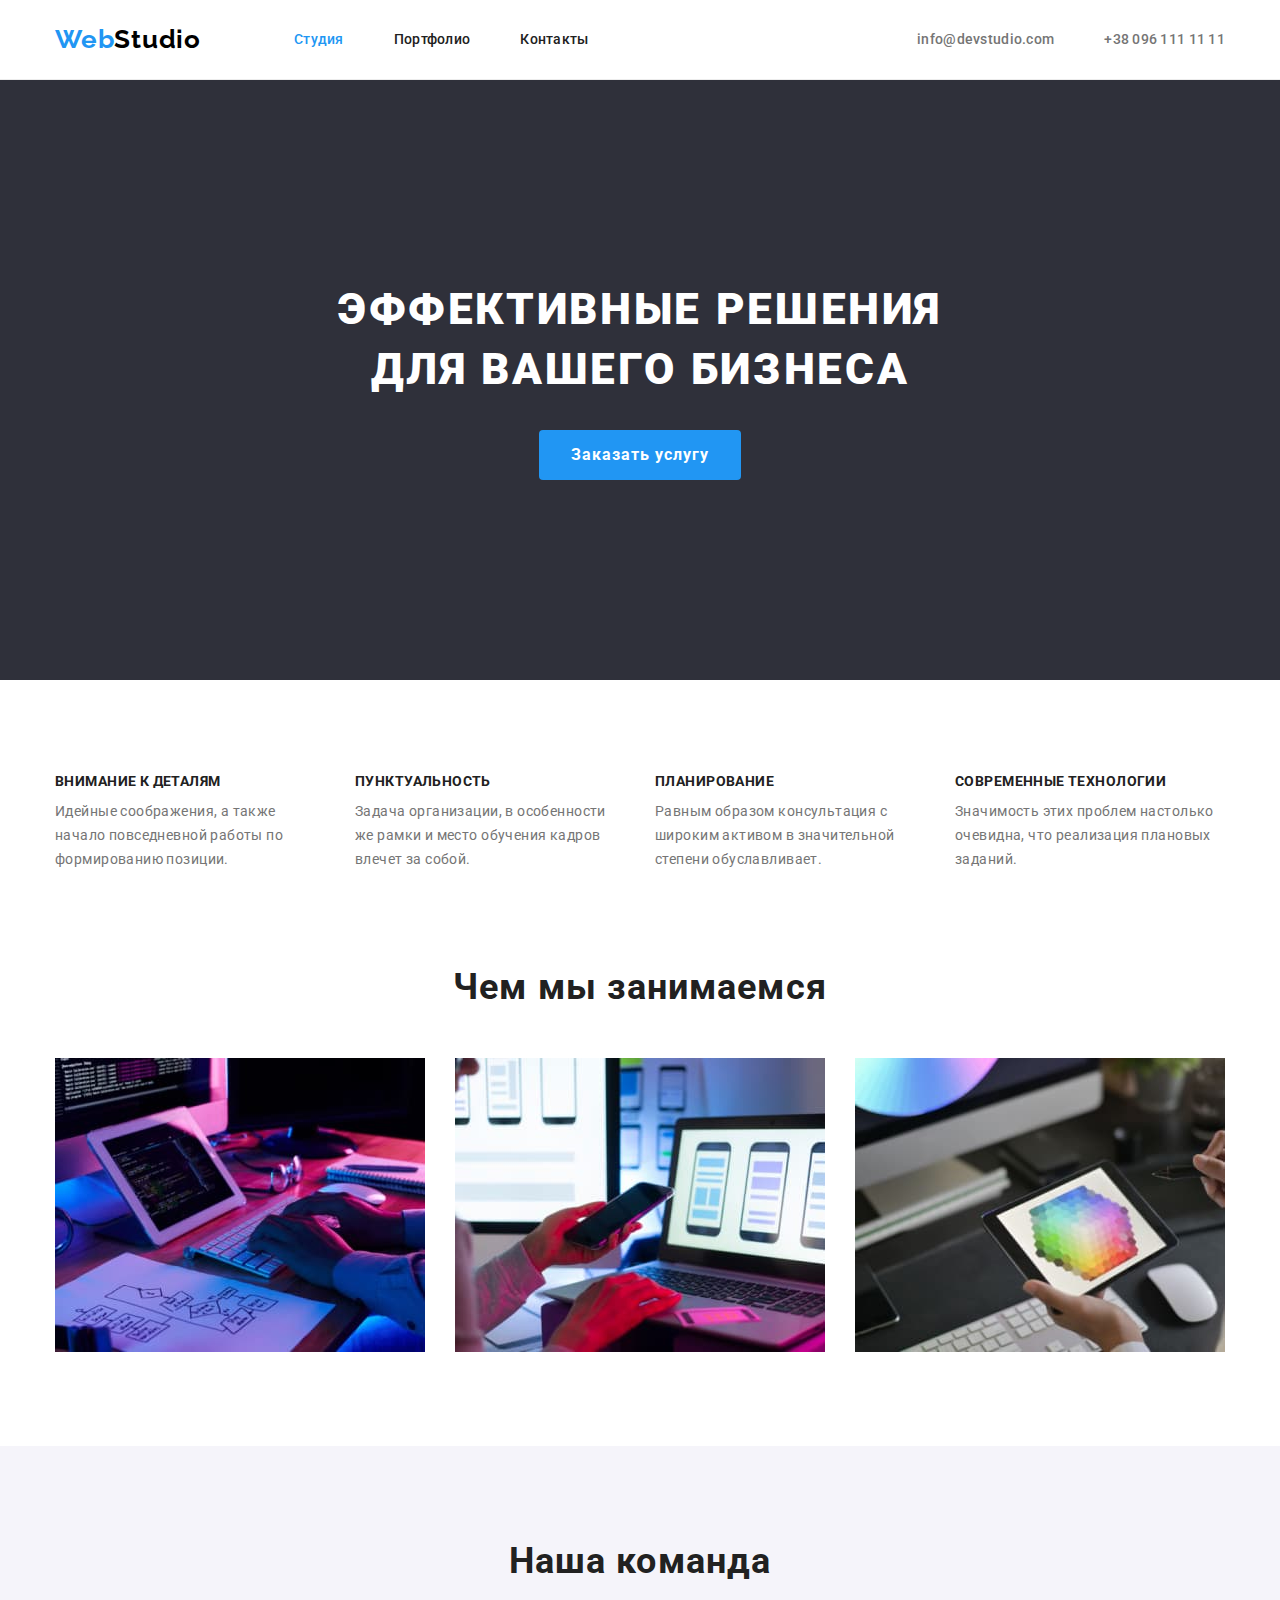
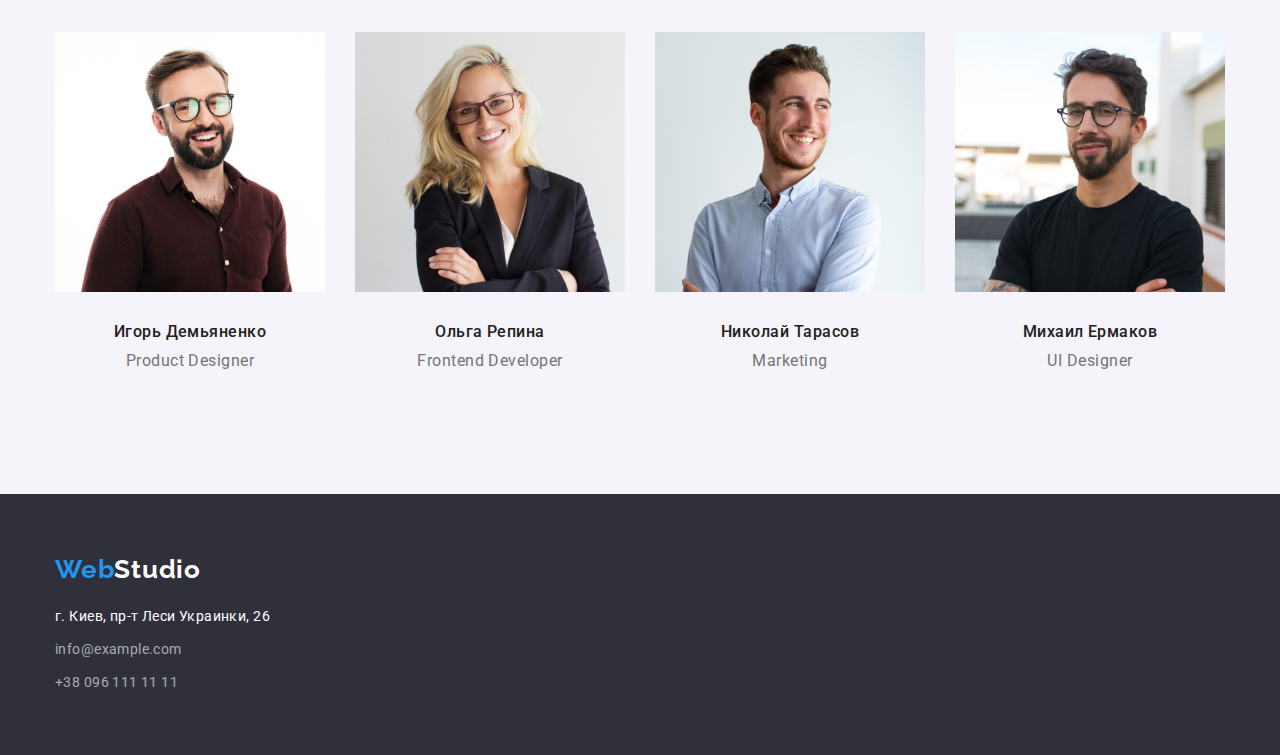
<file: index.html>
<!DOCTYPE html>
<html lang="ru">

<head>
  <meta charset="UTF-8" />
  <meta http-equiv="X-UA-Compatible" content="IE=edge" />
  <meta name="viewport" content="width=device-width, initial-scale=1.0" />
  <title>WebStudio-Main</title>
  <link rel="stylesheet"
    href="https://cdnjs.cloudflare.com/ajax/libs/modern-normalize/1.0.0/modern-normalize.min.css" />
  <link href="https://fonts.googleapis.com/css2?family=Raleway:wght@700&family=Roboto:wght@400;500;700;900&display=swap"
    rel="stylesheet" />
  <link rel="stylesheet" href="./css/styles.css" />
</head>

<body>
  <!--Шапка-->
  <header class="page-header">
    <div class="container">
      <a lang="en" href="./index.html" class="logo link"><span class="logo-accent">Web</span>Studio</a>
      <nav>
        <ul class="nav-list list">
          <li class="nav-item">
            <a href="./index.html" class="nav link current-page">Студия</a>
          </li>
          <li class="nav-item">
            <a href="./portfolio.html" class="nav link">Портфолио</a>
          </li>
          <li class="nav-item">
            <a href="#" class="nav link">Контакты </a>
          </li>
        </ul>
      </nav>
      <ul class="header-addr-list list">
        <li class="header-addr-item"><a href="mailto:info@devstudio.com" class="addr link">info@devstudio.com</a></li>
        <li class="header-addr-item"><a href="tel:+380961111111" class="addr link">+38 096 111 11 11</a></li>
      </ul>
    </div>
  </header>
  <main>
    <!--Герой-->
    <section class="hero">
      <h1 class="hero-title">Эффективные решения для вашего бизнеса</h1>
      <button type="button" class="hero-button">Заказать услугу</button>
    </section>
    <!--Преимущества-->
    <section class="advantages section">
      <div class="container">
        <h2 class="visually-hidden">Преимущества</h2>
        <ul class="advantages-list list">
          <li class="advantages-list-item">
            <h3 class="advantages-title">Внимание к деталям</h3>
            <p class="advantage-text">
              Идейные соображения, а также начало повседневной работы по формированию позиции.
            </p>
          </li>
          <li class="advantages-list-item">
            <h3 class="advantages-title">Пунктуальность</h3>
            <p class="advantage-text">
              Задача организации, в особенности же рамки и место обучения кадров влечет за собой.
            </p>
          </li>

          <li class="advantages-list-item">
            <h3 class="advantages-title">Планирование</h3>
            <p class="advantage-text">
              Равным образом консультация с широким активом в значительной степени обуславливает.
            </p>
          </li>
          <li class="advantages-list-item">
            <h3 class="advantages-title">Современные технологии</h3>
            <p class="advantage-text">
              Значимость этих проблем настолько очевидна, что реализация плановых заданий.
            </p>
          </li>
        </ul>

      </div>
    </section>
    <!--Сферы-->
    <section class="spheres section">
      <div class="container">
        <h2 class="section-title">Чем мы занимаемся</h2>
        <ul class="spheres-list list">
          <li class="spheres-list-item">
            <a href="">
              <img src="./images/index/sphere1.jpg" alt="Человек пишет программный код" width="370" height="294" />
            </a>
          </li>
          <li class="spheres-list-item">
            <a href="">
              <img src="./images/index/sphere2.jpg" alt="Человек разрабатывает интерфейс" width="370" height="294" />
            </a>
          </li>
          <li class="spheres-list-item">
            <a href="">
              <img src="./images/index/sphere3.jpg" alt="Человек выбирает цвет на планшете" width="370" height="294" />
            </a>
          </li>
        </ul>

      </div>
    </section>
    <!--Команда-->
    <section class="team section">
      <div class="container">
        <h2 class="section-title">Наша команда</h2>
        <ul class="team-list list">
          <li class="team-list-item">
            <img src="./images/index/team1.jpg" alt="Игорь Демьяненко" width="270" height="260" />
            <h3 class="teammate">Игорь Демьяненко</h3>
            <p class="teammate-position">Product Designer</p>
          </li>
          <li class="team-list-item">
            <img src="./images/index/team2.jpg" alt="Ольга Репина" width="270" height="260" />
            <h3 class="teammate">Ольга Репина</h3>
            <p class="teammate-position">Frontend Developer</p>
          </li>
          <li class="team-list-item">
            <img src="./images/index/team3.jpg" alt="Николай Тарасов" width="270" height="260" />
            <h3 class="teammate">Николай Тарасов</h3>
            <p class="teammate-position">Marketing</p>
          </li>
          <li class="team-list-item">
            <img src="./images/index/team4.jpg" alt="Михаил Ермаков" width="270" height="260" />
            <h3 class="teammate">Михаил Ермаков</h3>
            <p class="teammate-position">UI Designer</p>
          </li>
        </ul>

      </div>
    </section>
  </main>
  <!--Подвал-->
  <footer class="page-footer">
    <div class="container">
      <a lang="en" href="./index.html" class="logo link"><span class="logo-accent">Web</span>Studio</a>
      <address>
        <ul class="list">
          <li><a href="" class="real-address addr link">г. Киев, пр-т Леси Украинки, 26</a></li>
          <li><a href="mailto:info@example.com" class="email addr link">info@example.com</a></li>
          <li><a href="tel:+380961111111" class="phone addr link">+38 096 111 11 11</a></li>
        </ul>
      </address>

    </div>
  </footer>
</body>

</html>
</file>
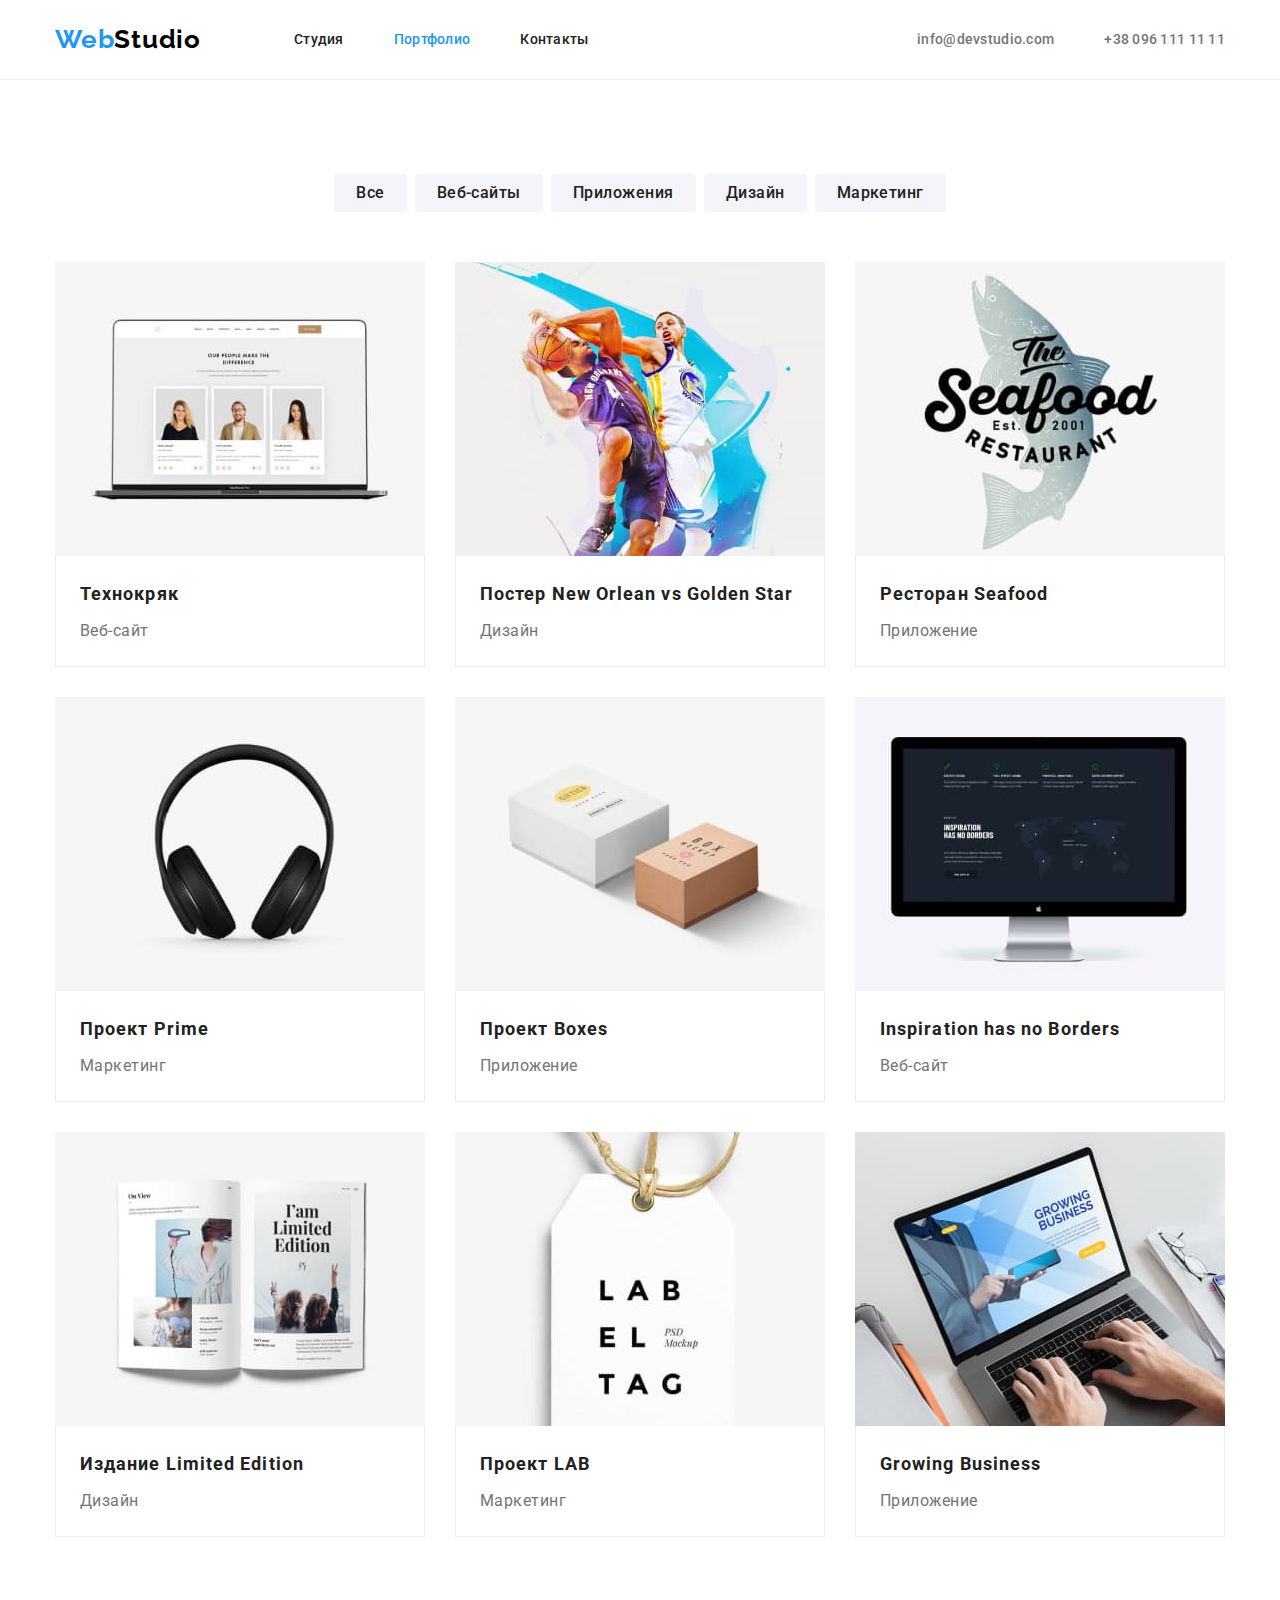
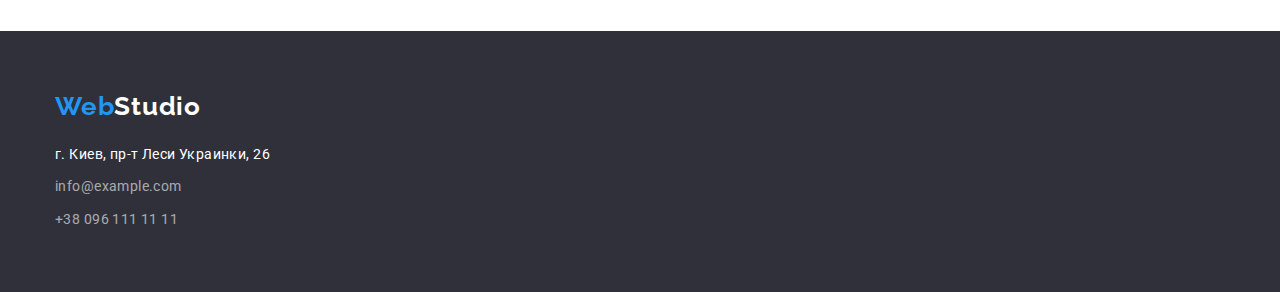
<file: portfolio.html>
<!DOCTYPE html>
<html lang="ru">
  <head>
    <meta charset="UTF-8" />
    <meta http-equiv="X-UA-Compatible" content="IE=edge" />
    <meta name="viewport" content="width=device-width, initial-scale=1.0" />
    <title>WebStudio-Portfolio</title>
    <link
      rel="stylesheet"
      href="https://cdnjs.cloudflare.com/ajax/libs/modern-normalize/1.0.0/modern-normalize.min.css"
    />
    <link
      href="https://fonts.googleapis.com/css2?family=Raleway:wght@700&family=Roboto:wght@400;500;700&display=swap"
      rel="stylesheet"
    />
    <link rel="stylesheet" href="./css/styles.css" />
  </head>
  <body>
    <!--Шапка-->
    <header class="page-header">
      <div class="container">
        <a lang="en" href="./index.html" class="logo link"
          ><span class="logo-accent">Web</span>Studio</a
        >
        <nav>
          <ul class="nav-list list">
            <li class="nav-item">
              <a href="./index.html" class="nav link">Студия</a>
            </li>
            <li class="nav-item">
              <a href="./portfolio.html" class="nav link current-page">Портфолио</a>
            </li>
            <li class="nav-item">
              <a href="#" class="nav link">Контакты </a>
            </li>
          </ul>
        </nav>
        <ul class="header-addr-list list">
          <li class="header-addr-item">
            <a href="mailto:info@devstudio.com" class="addr link">info@devstudio.com</a>
          </li>
          <li class="header-addr-item">
            <a href="tel:+380961111111" class="addr link">+38 096 111 11 11</a>
          </li>
        </ul>
      </div>
    </header>

    <main>
      <!--Портфолио-->
      <section class="section">
        <div class="container">
          <h1 class="visually-hidden">Наши работы</h1>
          <ul class="filter-list list">
            <li class="filter-list-item">
              <button type="button" class="filter-button">Все</button>
            </li>
            <li class="filter-list-item">
              <button type="button" class="filter-button">Веб-сайты</button>
            </li>
            <li class="filter-list-item">
              <button type="button" class="filter-button">Приложения</button>
            </li>
            <li class="filter-list-item">
              <button type="button" class="filter-button">Дизайн</button>
            </li>
            <li class="filter-list-item">
              <button type="button" class="filter-button">Маркетинг</button>
            </li>
          </ul>
          <ul class="works-list list">
            <li class="works-list-item">
              <a>
                <img
                  src="./images/portfolio/technocrack.jpg"
                  alt="Интернет страница с изображениями людей"
                  width="370"
                  height="294"
                />
                <div class="portfolio-box">
                  <h2 class="portfolio-title">Технокряк</h2>
                  <p class="portfolio-description">Веб-сайт</p>
                </div>
              </a>
            </li>
            <li class="works-list-item">
              <a>
                <img
                  src="./images/portfolio/basketball.jpg"
                  alt="Баскетболисты"
                  width="370"
                  height="294"
                />
                <div class="portfolio-box">
                  <h2 class="portfolio-title">Постер New Orlean vs Golden Star</h2>
                  <p class="portfolio-description">Дизайн</p>
                </div>
              </a>
            </li>
            <li class="works-list-item">
              <a>
                <img
                  src="./images/portfolio/seafood.jpg"
                  alt="Логотип ресторана Seafood"
                  width="370"
                  height="294"
                />
                <div class="portfolio-box">
                  <h2 class="portfolio-title">Ресторан Seafood</h2>
                  <p class="portfolio-description">Приложение</p>
                </div>
              </a>
            </li>
            <li class="works-list-item">
              <a>
                <img src="./images/portfolio/prime.jpg" alt="Наушники" width="370" height="294" />
                <div class="portfolio-box">
                  <h2 class="portfolio-title">Проект Prime</h2>
                  <p class="portfolio-description">Маркетинг</p>
                </div>
              </a>
            </li>
            <li class="works-list-item">
              <a>
                <img
                  src="./images/portfolio/boxes.jpg"
                  alt="Две разные коробки"
                  width="370"
                  height="294"
                />
                <div class="portfolio-box">
                  <h2 class="portfolio-title">Проект Boxes</h2>
                  <p class="portfolio-description">Приложение</p>
                </div>
              </a>
            </li>
            <li class="works-list-item">
              <a>
                <img
                  src="./images/portfolio/inspiration.jpg"
                  alt="Компьютер с открытым сайтом"
                  width="370"
                  height="294"
                />
                <div class="portfolio-box">
                  <h2 class="portfolio-title">Inspiration has no Borders</h2>
                  <p class="portfolio-description">Веб-сайт</p>
                </div>
              </a>
            </li>
            <li class="works-list-item">
              <a>
                <img
                  src="./images/portfolio/limited-edition.jpg"
                  alt="Разворот журнала"
                  width="370"
                  height="294"
                />
                <div class="portfolio-box">
                  <h2 class="portfolio-title">Издание Limited Edition</h2>
                  <p class="portfolio-description">Дизайн</p>
                </div>
              </a>
            </li>
            <li class="works-list-item">
              <a>
                <img
                  src="./images/portfolio/lab.jpg"
                  alt="Бирка с надписью"
                  width="370"
                  height="294"
                />
                <div class="portfolio-box">
                  <h2 class="portfolio-title">Проект LAB</h2>
                  <p class="portfolio-description">Маркетинг</p>
                </div>
              </a>
            </li>
            <li class="works-list-item">
              <a>
                <img
                  src="./images/portfolio/growing-business.jpg"
                  alt="Человек работает за ноутбуком"
                  width="370"
                  height="294"
                />
                <div class="portfolio-box">
                  <h2 class="portfolio-title">Growing Business</h2>
                  <p class="portfolio-description">Приложение</p>
                </div>
              </a>
            </li>
          </ul>
        </div>
      </section>
    </main>
    <!--Подвал-->
    <footer class="page-footer">
      <div class="container">
        <a lang="en" href="./index.html" class="logo link"
          ><span class="logo-accent">Web</span>Studio</a
        >
        <address>
          <ul class="list">
            <li><a href="" class="real-address addr link">г. Киев, пр-т Леси Украинки, 26</a></li>
            <li><a href="mailto:info@example.com" class="email addr link">info@example.com</a></li>
            <li><a href="tel:+380961111111" class="phone addr link">+38 096 111 11 11</a></li>
          </ul>
        </address>
      </div>
    </footer>
  </body>
</html>
</file>
<file: css/styles.css>
:root {
  --primary-text-color: #212121;
  --secondary-text-color: #757575;
  --accent-text-color: #2196f3;
  --white-text-color: #ffffff;
  --black-text-color: #000000;
  --button-primary-bg-color: #f5f4fa;
  --hero-button-hover-color: #188ce8;
  --primary-bg-color: #2f303a;
  --header-border-color: #ececec;
  --portfolio-border-color: #eeeeee;
}
/*=============Common====================*/

body {
  font-family: 'Roboto', sans-serif;
  color: var(--secondary-text-color);
}
h1,
h2,
h3,
p,
ul {
  margin-top: 0px;
  margin-bottom: 0px;
  padding-left: 0px;
}
img {
  display: block;
}

.visually-hidden {
  position: absolute;
  width: 1px;
  height: 1px;
  margin: -1px;
  border: 0;
  padding: 0;

  white-space: nowrap;
  clip-path: inset(100%);
  clip: rect(0 0 0 0);
  overflow: hidden;
}

.list {
  list-style: none;
}

.link {
  font-weight: 500;
  font-size: 14px;
  line-height: 1.14;
  letter-spacing: 0.02em;
  text-decoration: none;
}
.container {
  width: 1200px;
  margin: 0 auto;
  padding: 0 15px;
}
.section {
  padding-top: 94px;
  padding-bottom: 94px;
}
.section-title {
  margin-bottom: 50px;

  font-weight: 700;
  font-size: 36px;
  line-height: 1.17;
  text-align: center;
  letter-spacing: 0.03em;
  color: var(--primary-text-color);
}
/*=============Header====================*/
.page-header {
  padding-top: 24px;
  padding-bottom: 24px;
  border-bottom: 1px solid var(--header-border-color);
}
.page-header .container {
  display: flex;
  align-items: center;
}
.logo {
  font-family: 'Raleway', sans-serif;
  font-weight: 700;
  font-size: 26px;
  line-height: 1.2;
  letter-spacing: 0.03em;
}
.page-header .logo {
  margin-right: 93px;
  color: var(--black-text-color);
}
.logo-accent {
  color: var(--accent-text-color);
}
.nav {
  color: var(--primary-text-color);
}

.nav:hover,
.nav:focus {
  color: var(--accent-text-color);
}
.nav-list {
  display: flex;
}
.nav-item:not(:last-child) {
  margin-right: 50px;
}

.current-page {
  color: var(--accent-text-color);
}
.addr {
  display: inline-block;

  color: var(--secondary-text-color);
}
.addr:hover,
.addr:focus {
  color: var(--accent-text-color);
}
.header-addr-list {
  display: flex;
  margin-left: auto;
}
.header-addr-item:not(:last-child) {
  margin-right: 50px;
}

/*=============Hero====================*/
.hero {
  padding-top: 200px;
  padding-bottom: 200px;
  text-align: center;
  background-color: var(--primary-bg-color);
}

.hero-title {
  width: 696px;
  margin-left: auto;
  margin-right: auto;
  margin-bottom: 30px;

  font-weight: 900;
  font-size: 44px;
  line-height: 1.36;
  text-align: center;
  letter-spacing: 0.06em;
  text-transform: uppercase;
  color: var(--white-text-color);
}

.hero-button {
  display: inline-block;
  border: none;
  border-radius: 4px;
  padding: 10px 32px;

  font-weight: 700;
  font-size: 16px;
  line-height: 1.87;
  align-items: center;
  text-align: center;
  letter-spacing: 0.06em;
  color: var(--white-text-color);
  background-color: var(--accent-text-color);

  cursor: pointer;
}
.hero-button:hover,
.hero-button:focus {
  background-color: var(--hero-button-hover-color);
}

/*=============Advantages====================*/
.advantages {
  padding-bottom: 47px;
}
.advantages-list {
  display: flex;
  justify-content: space-between;
}
.advantages-list-item {
  flex-basis: 270px;
}
.advantages-list-item:not(:last-child) {
  margin-right: 30px;
}

.advantages-title {
  margin-bottom: 10px;

  font-weight: 700;
  font-size: 14px;
  line-height: 1.14;
  letter-spacing: 0.03em;
  text-transform: uppercase;
  color: var(--primary-text-color);
}

.advantage-text {
  font-size: 14px;
  line-height: 1.71;
  letter-spacing: 0.03em;
}
/*=============Spheres====================*/
.spheres {
  padding-top: 47px;
}
.spheres-list {
  display: flex;
  justify-content: space-between;
}

/*=============Team====================*/
.team {
  background-color: #f5f4fa;
}
.team-list {
  display: flex;
  flex-wrap: wrap;
  margin-top: -30px;
  margin-left: -30px;
}
.team-list-item {
  flex-basis: calc((100% - 4 * 30px) / 4);
  margin-top: 30px;
  margin-left: 30px;
}
.teammate {
  margin-top: 30px;

  font-weight: 500;
  font-size: 16px;
  line-height: 1.19;
  text-align: center;
  letter-spacing: 0.03em;
  color: var(--primary-text-color);
}
.teammate-position {
  margin-top: 10px;
  margin-bottom: 30px;

  font-size: 16px;
  line-height: 1.19;
  text-align: center;
  letter-spacing: 0.03em;
}

/*=============Portfolio====================*/
.filter-list {
  display: flex;
  justify-content: center;
}

.filter-list-item:not(:last-child) {
  margin-right: 8px;
}

.filter-button {
  border: none;
  border-radius: 4px;
  padding: 6px 22px;

  font-weight: 500;
  font-size: 16px;
  line-height: 1.62;
  text-align: center;
  letter-spacing: 0.03em;
  color: var(--primary-text-color);
  background-color: var(--button-primary-bg-color);

  cursor: pointer;
}

.filter-button:hover,
.filter-button:focus {
  color: var(--white-text-color);
  background-color: var(--accent-text-color);
}
.works-list {
  display: flex;
  flex-wrap: wrap;
  margin-top: 50px;
  margin-right: -30px;
  margin-bottom: -30px;
}
.works-list-item {
  width: calc((100% - 3 * 30px) / 3);
  margin-right: 30px;
  margin-bottom: 30px;
}
.portfolio-box {
  border: 1px solid var(--portfolio-border-color);
  border-top: none;
  padding-top: 20px;
  padding-bottom: 20px;
}
.portfolio-title {
  margin-left: 24px;
  margin-bottom: 4px;

  font-weight: 700;
  font-size: 18px;
  line-height: 2;
  letter-spacing: 0.06em;
  color: var(--primary-text-color);
}

.portfolio-description {
  margin-left: 24px;

  font-size: 16px;
  line-height: 1.88;
  letter-spacing: 0.03em;
}

/*==============footer=============*/
.page-footer {
  background-color: var(--primary-bg-color);
  padding-top: 60px;
  padding-bottom: 60px;
}

.page-footer .logo {
  display: inline-block;
  margin-bottom: 20px;

  color: var(--white-text-color);
}

.real-address {
  font-style: normal;
  font-weight: 400;
  font-size: 14px;
  line-height: 1.71;
  letter-spacing: 0.03em;
  color: var(--white-text-color);
}
 
.email,
.phone {
  display: inline-block;
  margin-top: 9px;

  font-style: normal;
  font-weight: 400;
  font-size: 14px;
  line-height: 1.71;
  letter-spacing: 0.03em;
  color: rgba(255, 255, 255, 0.6);
}
/*====================================*/
</file>
